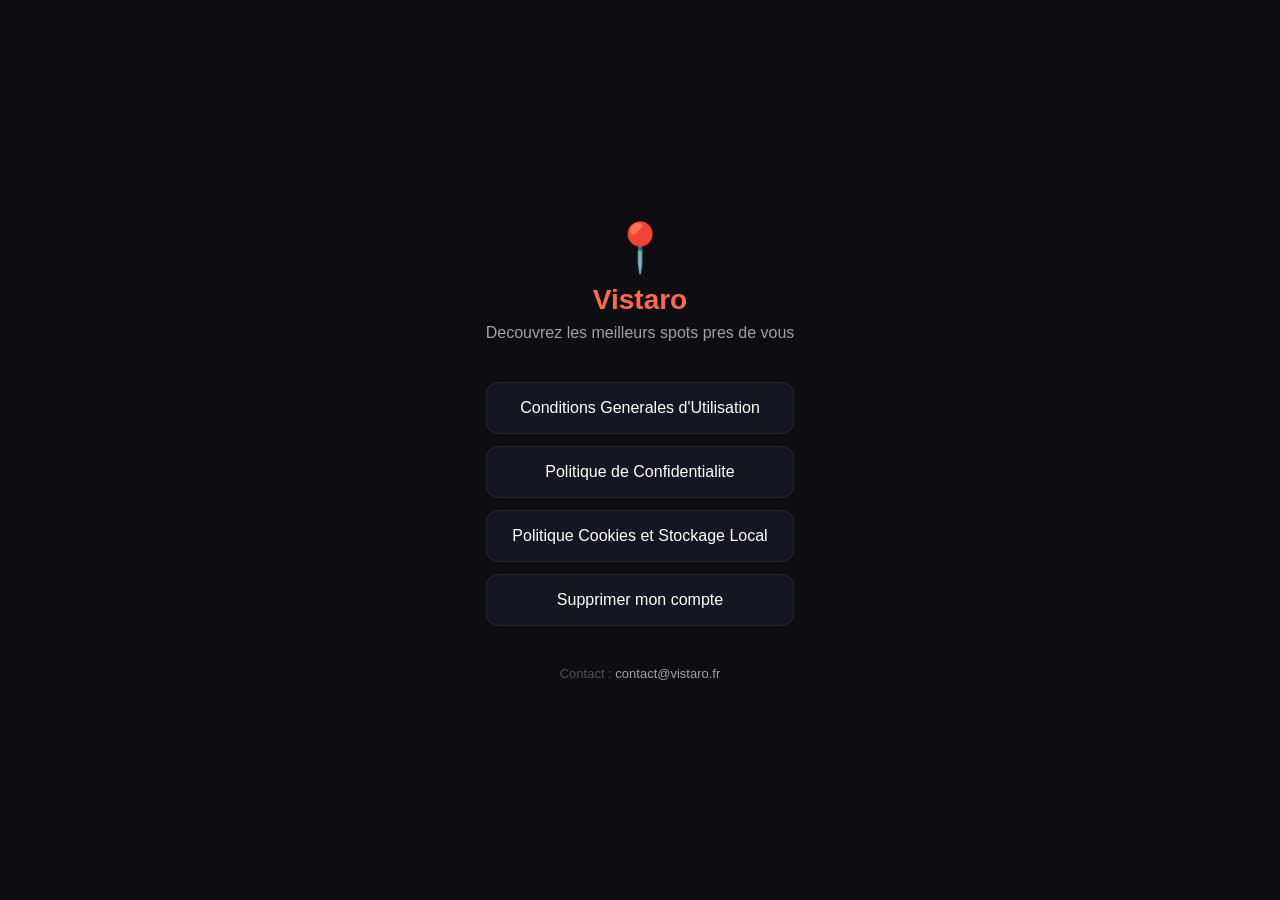
<file: index.html>
<!DOCTYPE html>
<html lang="fr">
<head>
  <meta charset="UTF-8">
  <meta name="viewport" content="width=device-width, initial-scale=1.0">
  <title>Vistaro — Mentions legales</title>
  <style>
    * { margin: 0; padding: 0; box-sizing: border-box; }
    body {
      font-family: -apple-system, BlinkMacSystemFont, 'Segoe UI', Roboto, sans-serif;
      background: #0D0D12;
      color: #FFFFFF;
      min-height: 100vh;
      display: flex;
      align-items: center;
      justify-content: center;
    }
    .container {
      max-width: 480px;
      padding: 40px 24px;
      text-align: center;
    }
    .logo {
      font-size: 48px;
      margin-bottom: 8px;
    }
    h1 {
      font-size: 28px;
      font-weight: 700;
      margin-bottom: 8px;
      color: #FF6B4A;
    }
    .tagline {
      color: #A1A1AA;
      font-size: 16px;
      margin-bottom: 40px;
    }
    .links {
      display: flex;
      flex-direction: column;
      gap: 12px;
    }
    a {
      display: block;
      padding: 16px 24px;
      background: #161620;
      border: 1px solid #27272F;
      border-radius: 12px;
      color: #FFFFFF;
      text-decoration: none;
      font-size: 16px;
      font-weight: 500;
      transition: border-color 0.2s, background 0.2s;
    }
    a:hover {
      border-color: #FF6B4A;
      background: #1C1C28;
    }
    .footer {
      margin-top: 40px;
      color: #52525B;
      font-size: 13px;
    }
    .footer a {
      display: inline;
      background: none;
      border: none;
      padding: 0;
      color: #A1A1AA;
      font-size: 13px;
    }
  </style>
</head>
<body>
  <div class="container">
    <div class="logo">📍</div>
    <h1>Vistaro</h1>
    <p class="tagline">Decouvrez les meilleurs spots pres de vous</p>
    <div class="links">
      <a href="cgu.html">Conditions Generales d'Utilisation</a>
      <a href="privacy.html">Politique de Confidentialite</a>
      <a href="cookies.html">Politique Cookies et Stockage Local</a>
      <a href="delete-account.html">Supprimer mon compte</a>
    </div>
    <div class="footer">
      <p>Contact : <a href="mailto:contact@vistaro.fr">contact@vistaro.fr</a></p>
    </div>
  </div>
</body>
</html>
</file>
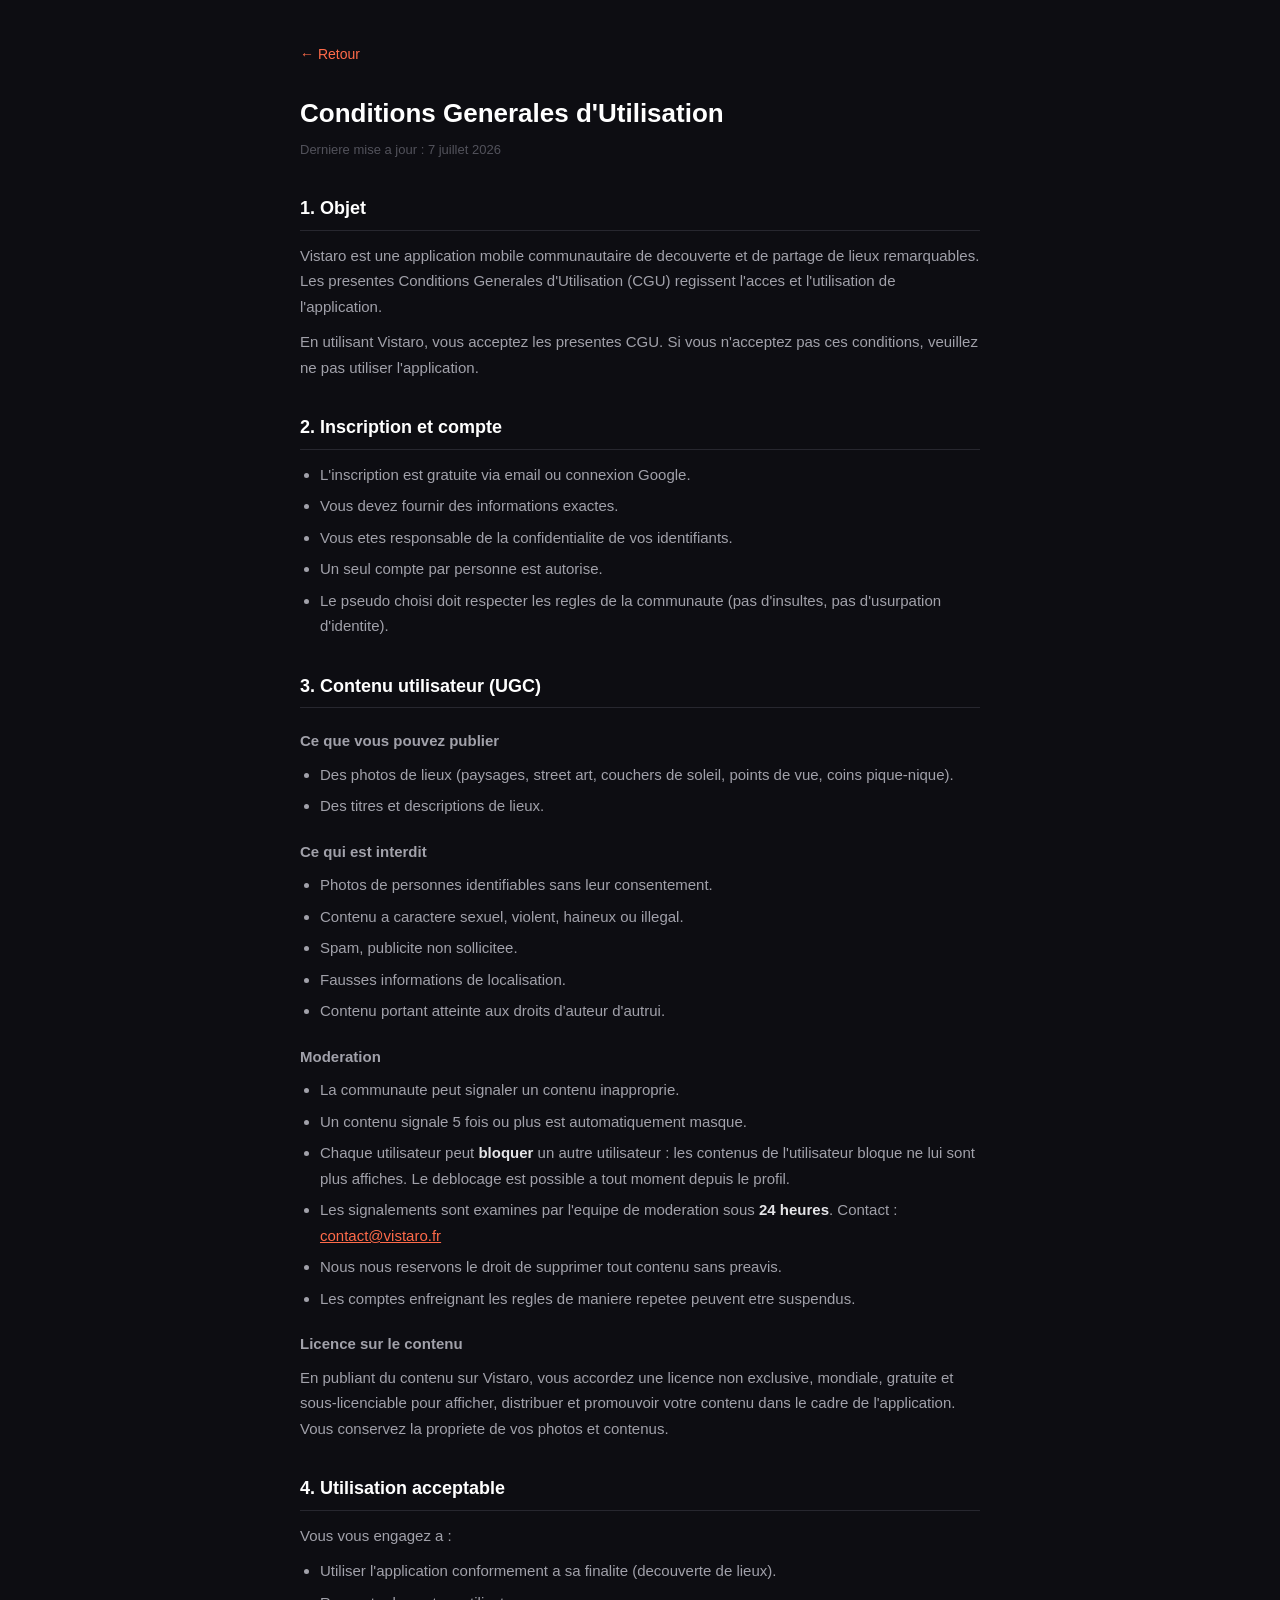
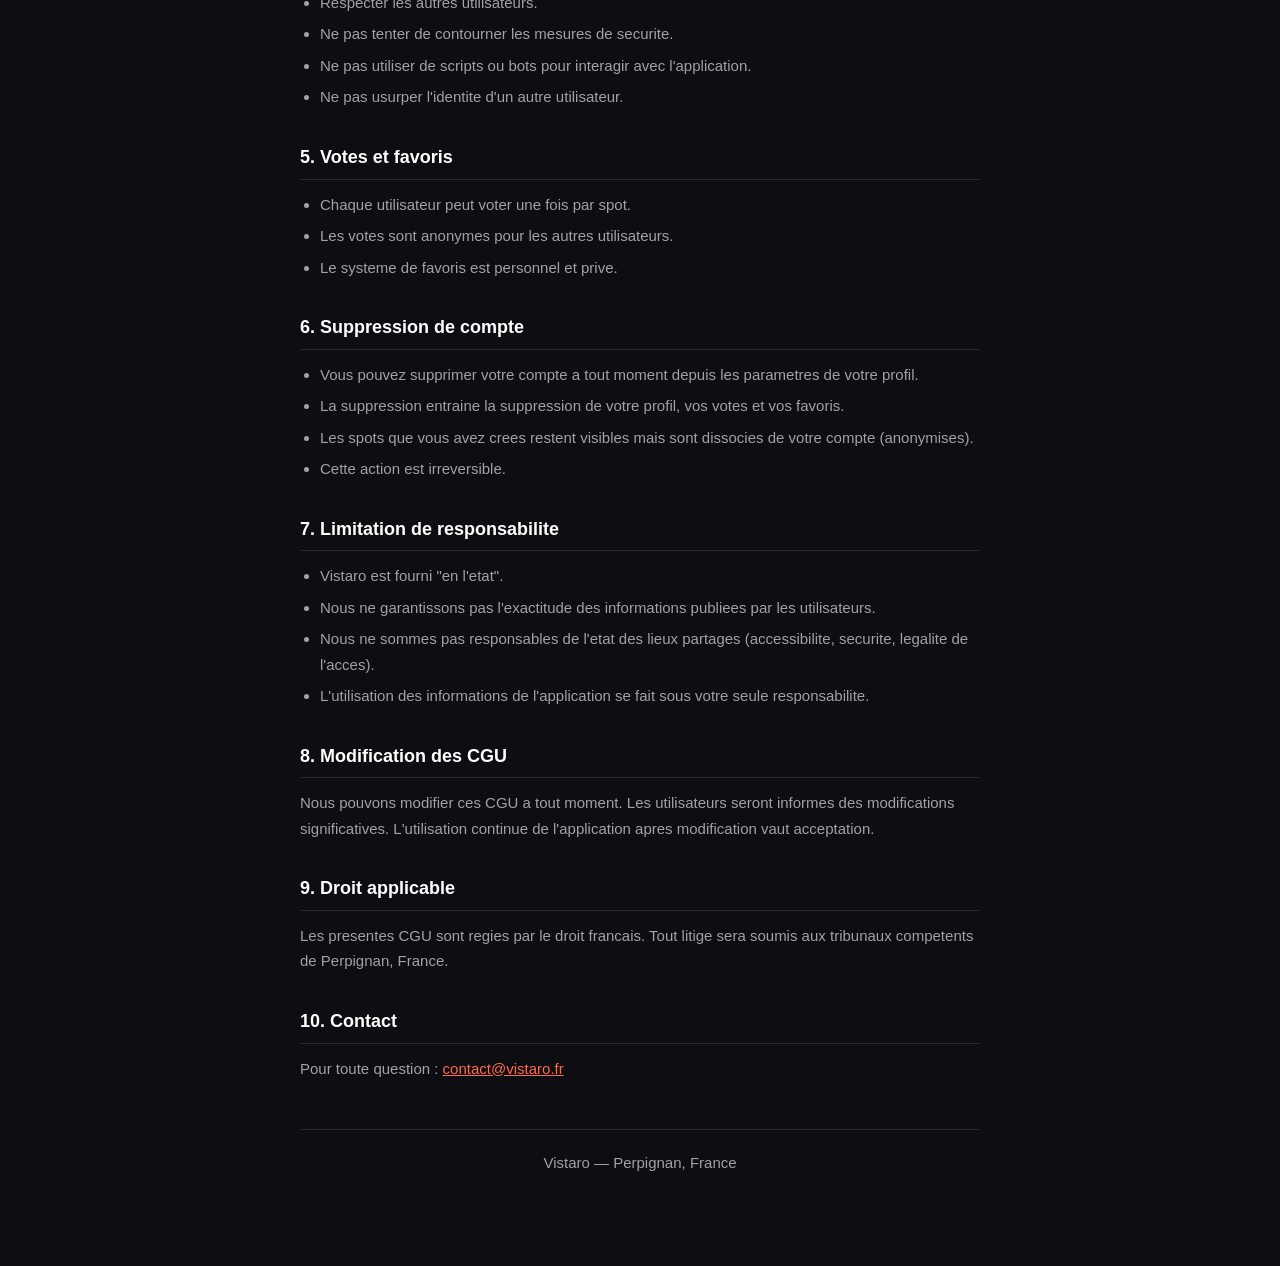
<file: cgu.html>
<!DOCTYPE html>
<html lang="fr">
<head>
  <meta charset="UTF-8">
  <meta name="viewport" content="width=device-width, initial-scale=1.0">
  <title>CGU — Vistaro</title>
  <link rel="stylesheet" href="style.css">
</head>
<body>
  <div class="container">
    <a href="index.html" class="back">← Retour</a>
    <h1>Conditions Generales d'Utilisation</h1>
    <p class="date">Derniere mise a jour : 7 juillet 2026</p>

    <h2>1. Objet</h2>
    <p>Vistaro est une application mobile communautaire de decouverte et de partage de lieux remarquables. Les presentes Conditions Generales d'Utilisation (CGU) regissent l'acces et l'utilisation de l'application.</p>
    <p>En utilisant Vistaro, vous acceptez les presentes CGU. Si vous n'acceptez pas ces conditions, veuillez ne pas utiliser l'application.</p>

    <h2>2. Inscription et compte</h2>
    <ul>
      <li>L'inscription est gratuite via email ou connexion Google.</li>
      <li>Vous devez fournir des informations exactes.</li>
      <li>Vous etes responsable de la confidentialite de vos identifiants.</li>
      <li>Un seul compte par personne est autorise.</li>
      <li>Le pseudo choisi doit respecter les regles de la communaute (pas d'insultes, pas d'usurpation d'identite).</li>
    </ul>

    <h2>3. Contenu utilisateur (UGC)</h2>
    <h3>Ce que vous pouvez publier</h3>
    <ul>
      <li>Des photos de lieux (paysages, street art, couchers de soleil, points de vue, coins pique-nique).</li>
      <li>Des titres et descriptions de lieux.</li>
    </ul>
    <h3>Ce qui est interdit</h3>
    <ul>
      <li>Photos de personnes identifiables sans leur consentement.</li>
      <li>Contenu a caractere sexuel, violent, haineux ou illegal.</li>
      <li>Spam, publicite non sollicitee.</li>
      <li>Fausses informations de localisation.</li>
      <li>Contenu portant atteinte aux droits d'auteur d'autrui.</li>
    </ul>
    <h3>Moderation</h3>
    <ul>
      <li>La communaute peut signaler un contenu inapproprie.</li>
      <li>Un contenu signale 5 fois ou plus est automatiquement masque.</li>
      <li>Chaque utilisateur peut <strong>bloquer</strong> un autre utilisateur : les contenus de l'utilisateur bloque ne lui sont plus affiches. Le deblocage est possible a tout moment depuis le profil.</li>
      <li>Les signalements sont examines par l'equipe de moderation sous <strong>24 heures</strong>. Contact : <a href="mailto:contact@vistaro.fr">contact@vistaro.fr</a></li>
      <li>Nous nous reservons le droit de supprimer tout contenu sans preavis.</li>
      <li>Les comptes enfreignant les regles de maniere repetee peuvent etre suspendus.</li>
    </ul>
    <h3>Licence sur le contenu</h3>
    <p>En publiant du contenu sur Vistaro, vous accordez une licence non exclusive, mondiale, gratuite et sous-licenciable pour afficher, distribuer et promouvoir votre contenu dans le cadre de l'application. Vous conservez la propriete de vos photos et contenus.</p>

    <h2>4. Utilisation acceptable</h2>
    <p>Vous vous engagez a :</p>
    <ul>
      <li>Utiliser l'application conformement a sa finalite (decouverte de lieux).</li>
      <li>Respecter les autres utilisateurs.</li>
      <li>Ne pas tenter de contourner les mesures de securite.</li>
      <li>Ne pas utiliser de scripts ou bots pour interagir avec l'application.</li>
      <li>Ne pas usurper l'identite d'un autre utilisateur.</li>
    </ul>

    <h2>5. Votes et favoris</h2>
    <ul>
      <li>Chaque utilisateur peut voter une fois par spot.</li>
      <li>Les votes sont anonymes pour les autres utilisateurs.</li>
      <li>Le systeme de favoris est personnel et prive.</li>
    </ul>

    <h2>6. Suppression de compte</h2>
    <ul>
      <li>Vous pouvez supprimer votre compte a tout moment depuis les parametres de votre profil.</li>
      <li>La suppression entraine la suppression de votre profil, vos votes et vos favoris.</li>
      <li>Les spots que vous avez crees restent visibles mais sont dissocies de votre compte (anonymises).</li>
      <li>Cette action est irreversible.</li>
    </ul>

    <h2>7. Limitation de responsabilite</h2>
    <ul>
      <li>Vistaro est fourni "en l'etat".</li>
      <li>Nous ne garantissons pas l'exactitude des informations publiees par les utilisateurs.</li>
      <li>Nous ne sommes pas responsables de l'etat des lieux partages (accessibilite, securite, legalite de l'acces).</li>
      <li>L'utilisation des informations de l'application se fait sous votre seule responsabilite.</li>
    </ul>

    <h2>8. Modification des CGU</h2>
    <p>Nous pouvons modifier ces CGU a tout moment. Les utilisateurs seront informes des modifications significatives. L'utilisation continue de l'application apres modification vaut acceptation.</p>

    <h2>9. Droit applicable</h2>
    <p>Les presentes CGU sont regies par le droit francais. Tout litige sera soumis aux tribunaux competents de Perpignan, France.</p>

    <h2>10. Contact</h2>
    <p>Pour toute question : <a href="mailto:contact@vistaro.fr">contact@vistaro.fr</a></p>

    <div class="footer">
      <p>Vistaro — Perpignan, France</p>
    </div>
  </div>
</body>
</html>
</file>
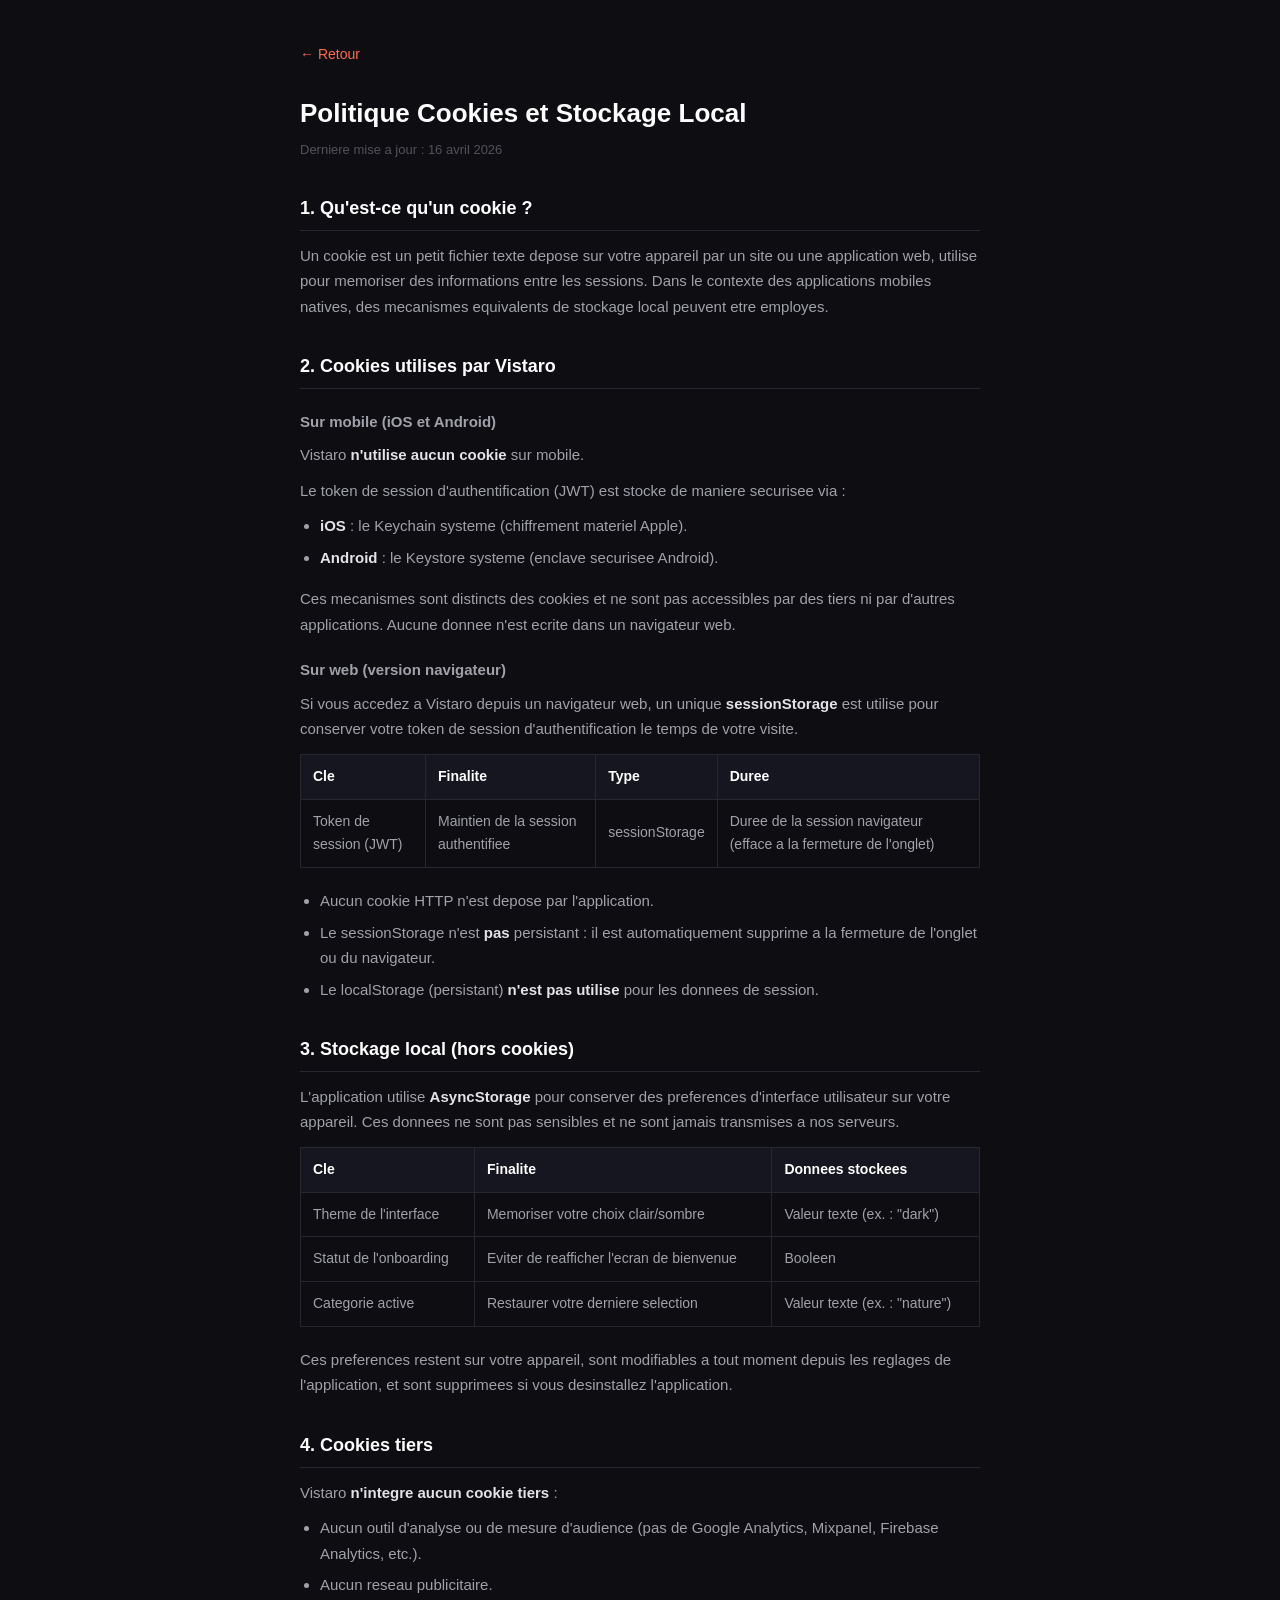
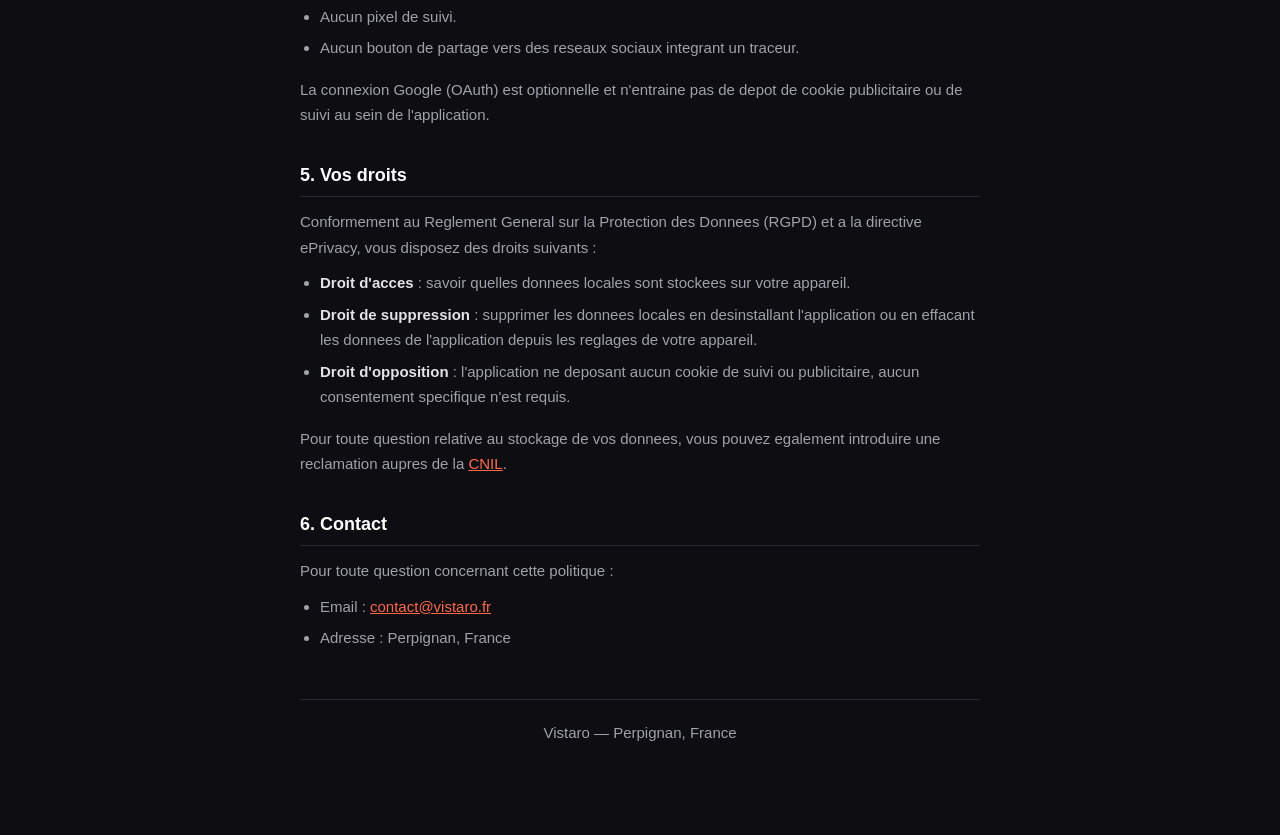
<file: cookies.html>
<!DOCTYPE html>
<html lang="fr">
<head>
  <meta charset="UTF-8">
  <meta name="viewport" content="width=device-width, initial-scale=1.0">
  <title>Politique Cookies — Vistaro</title>
  <link rel="stylesheet" href="style.css">
</head>
<body>
  <div class="container">
    <a href="index.html" class="back">← Retour</a>
    <h1>Politique Cookies et Stockage Local</h1>
    <p class="date">Derniere mise a jour : 16 avril 2026</p>

    <h2>1. Qu'est-ce qu'un cookie ?</h2>
    <p>Un cookie est un petit fichier texte depose sur votre appareil par un site ou une application web, utilise pour memoriser des informations entre les sessions. Dans le contexte des applications mobiles natives, des mecanismes equivalents de stockage local peuvent etre employes.</p>

    <h2>2. Cookies utilises par Vistaro</h2>
    <h3>Sur mobile (iOS et Android)</h3>
    <p>Vistaro <strong>n'utilise aucun cookie</strong> sur mobile.</p>
    <p>Le token de session d'authentification (JWT) est stocke de maniere securisee via :</p>
    <ul>
      <li><strong>iOS</strong> : le Keychain systeme (chiffrement materiel Apple).</li>
      <li><strong>Android</strong> : le Keystore systeme (enclave securisee Android).</li>
    </ul>
    <p>Ces mecanismes sont distincts des cookies et ne sont pas accessibles par des tiers ni par d'autres applications. Aucune donnee n'est ecrite dans un navigateur web.</p>

    <h3>Sur web (version navigateur)</h3>
    <p>Si vous accedez a Vistaro depuis un navigateur web, un unique <strong>sessionStorage</strong> est utilise pour conserver votre token de session d'authentification le temps de votre visite.</p>
    <table>
      <tr><th>Cle</th><th>Finalite</th><th>Type</th><th>Duree</th></tr>
      <tr><td>Token de session (JWT)</td><td>Maintien de la session authentifiee</td><td>sessionStorage</td><td>Duree de la session navigateur (efface a la fermeture de l'onglet)</td></tr>
    </table>
    <ul>
      <li>Aucun cookie HTTP n'est depose par l'application.</li>
      <li>Le sessionStorage n'est <strong>pas</strong> persistant : il est automatiquement supprime a la fermeture de l'onglet ou du navigateur.</li>
      <li>Le localStorage (persistant) <strong>n'est pas utilise</strong> pour les donnees de session.</li>
    </ul>

    <h2>3. Stockage local (hors cookies)</h2>
    <p>L'application utilise <strong>AsyncStorage</strong> pour conserver des preferences d'interface utilisateur sur votre appareil. Ces donnees ne sont pas sensibles et ne sont jamais transmises a nos serveurs.</p>
    <table>
      <tr><th>Cle</th><th>Finalite</th><th>Donnees stockees</th></tr>
      <tr><td>Theme de l'interface</td><td>Memoriser votre choix clair/sombre</td><td>Valeur texte (ex. : "dark")</td></tr>
      <tr><td>Statut de l'onboarding</td><td>Eviter de reafficher l'ecran de bienvenue</td><td>Booleen</td></tr>
      <tr><td>Categorie active</td><td>Restaurer votre derniere selection</td><td>Valeur texte (ex. : "nature")</td></tr>
    </table>
    <p>Ces preferences restent sur votre appareil, sont modifiables a tout moment depuis les reglages de l'application, et sont supprimees si vous desinstallez l'application.</p>

    <h2>4. Cookies tiers</h2>
    <p>Vistaro <strong>n'integre aucun cookie tiers</strong> :</p>
    <ul>
      <li>Aucun outil d'analyse ou de mesure d'audience (pas de Google Analytics, Mixpanel, Firebase Analytics, etc.).</li>
      <li>Aucun reseau publicitaire.</li>
      <li>Aucun pixel de suivi.</li>
      <li>Aucun bouton de partage vers des reseaux sociaux integrant un traceur.</li>
    </ul>
    <p>La connexion Google (OAuth) est optionnelle et n'entraine pas de depot de cookie publicitaire ou de suivi au sein de l'application.</p>

    <h2>5. Vos droits</h2>
    <p>Conformement au Reglement General sur la Protection des Donnees (RGPD) et a la directive ePrivacy, vous disposez des droits suivants :</p>
    <ul>
      <li><strong>Droit d'acces</strong> : savoir quelles donnees locales sont stockees sur votre appareil.</li>
      <li><strong>Droit de suppression</strong> : supprimer les donnees locales en desinstallant l'application ou en effacant les donnees de l'application depuis les reglages de votre appareil.</li>
      <li><strong>Droit d'opposition</strong> : l'application ne deposant aucun cookie de suivi ou publicitaire, aucun consentement specifique n'est requis.</li>
    </ul>
    <p>Pour toute question relative au stockage de vos donnees, vous pouvez egalement introduire une reclamation aupres de la <a href="https://www.cnil.fr" target="_blank">CNIL</a>.</p>

    <h2>6. Contact</h2>
    <p>Pour toute question concernant cette politique :</p>
    <ul>
      <li>Email : <a href="mailto:contact@vistaro.fr">contact@vistaro.fr</a></li>
      <li>Adresse : Perpignan, France</li>
    </ul>

    <div class="footer">
      <p>Vistaro — Perpignan, France</p>
    </div>
  </div>
</body>
</html>
</file>
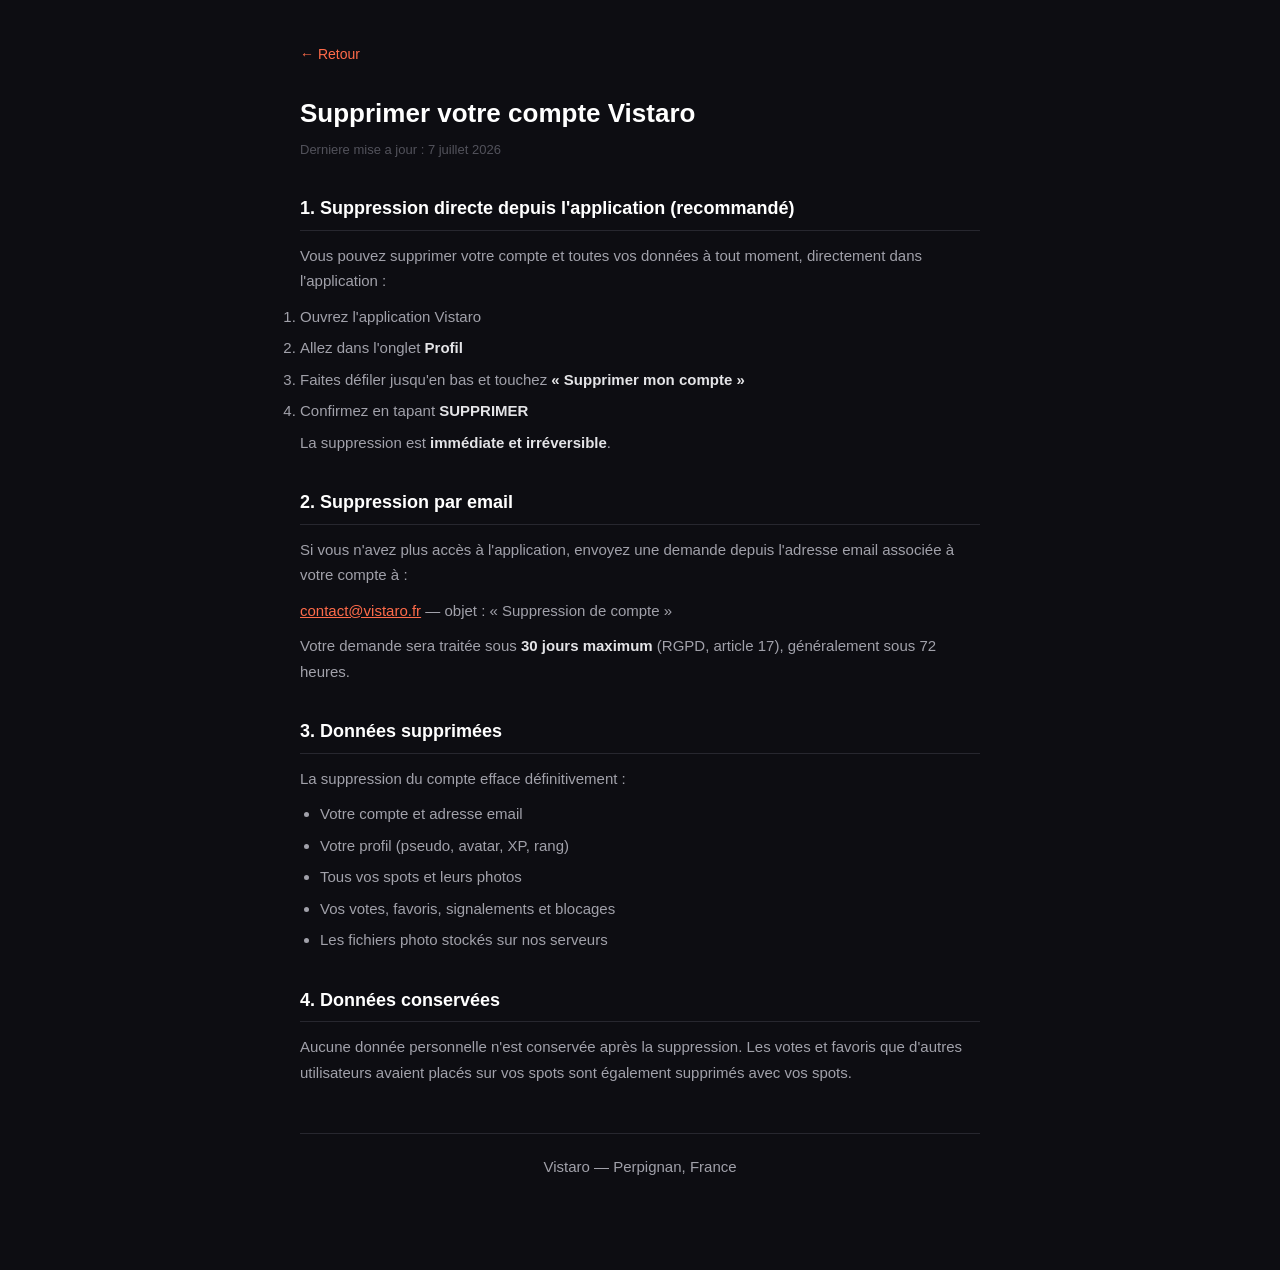
<file: delete-account.html>
<!DOCTYPE html>
<html lang="fr">
<head>
  <meta charset="UTF-8">
  <meta name="viewport" content="width=device-width, initial-scale=1.0">
  <title>Supprimer mon compte — Vistaro</title>
  <link rel="stylesheet" href="style.css">
</head>
<body>
  <div class="container">
    <a href="index.html" class="back">← Retour</a>
    <h1>Supprimer votre compte Vistaro</h1>
    <p class="date">Derniere mise a jour : 7 juillet 2026</p>

    <h2>1. Suppression directe depuis l'application (recommandé)</h2>
    <p>Vous pouvez supprimer votre compte et toutes vos données à tout moment, directement dans l'application :</p>
    <ol>
      <li>Ouvrez l'application Vistaro</li>
      <li>Allez dans l'onglet <strong>Profil</strong></li>
      <li>Faites défiler jusqu'en bas et touchez <strong>« Supprimer mon compte »</strong></li>
      <li>Confirmez en tapant <strong>SUPPRIMER</strong></li>
    </ol>
    <p>La suppression est <strong>immédiate et irréversible</strong>.</p>

    <h2>2. Suppression par email</h2>
    <p>Si vous n'avez plus accès à l'application, envoyez une demande depuis l'adresse email associée à votre compte à :</p>
    <p><a href="mailto:contact@vistaro.fr?subject=Suppression%20de%20compte">contact@vistaro.fr</a> — objet : « Suppression de compte »</p>
    <p>Votre demande sera traitée sous <strong>30 jours maximum</strong> (RGPD, article 17), généralement sous 72 heures.</p>

    <h2>3. Données supprimées</h2>
    <p>La suppression du compte efface définitivement :</p>
    <ul>
      <li>Votre compte et adresse email</li>
      <li>Votre profil (pseudo, avatar, XP, rang)</li>
      <li>Tous vos spots et leurs photos</li>
      <li>Vos votes, favoris, signalements et blocages</li>
      <li>Les fichiers photo stockés sur nos serveurs</li>
    </ul>

    <h2>4. Données conservées</h2>
    <p>Aucune donnée personnelle n'est conservée après la suppression. Les votes et favoris que d'autres utilisateurs avaient placés sur vos spots sont également supprimés avec vos spots.</p>

    <div class="footer">
      <p>Vistaro — Perpignan, France</p>
    </div>
  </div>
</body>
</html>
</file>
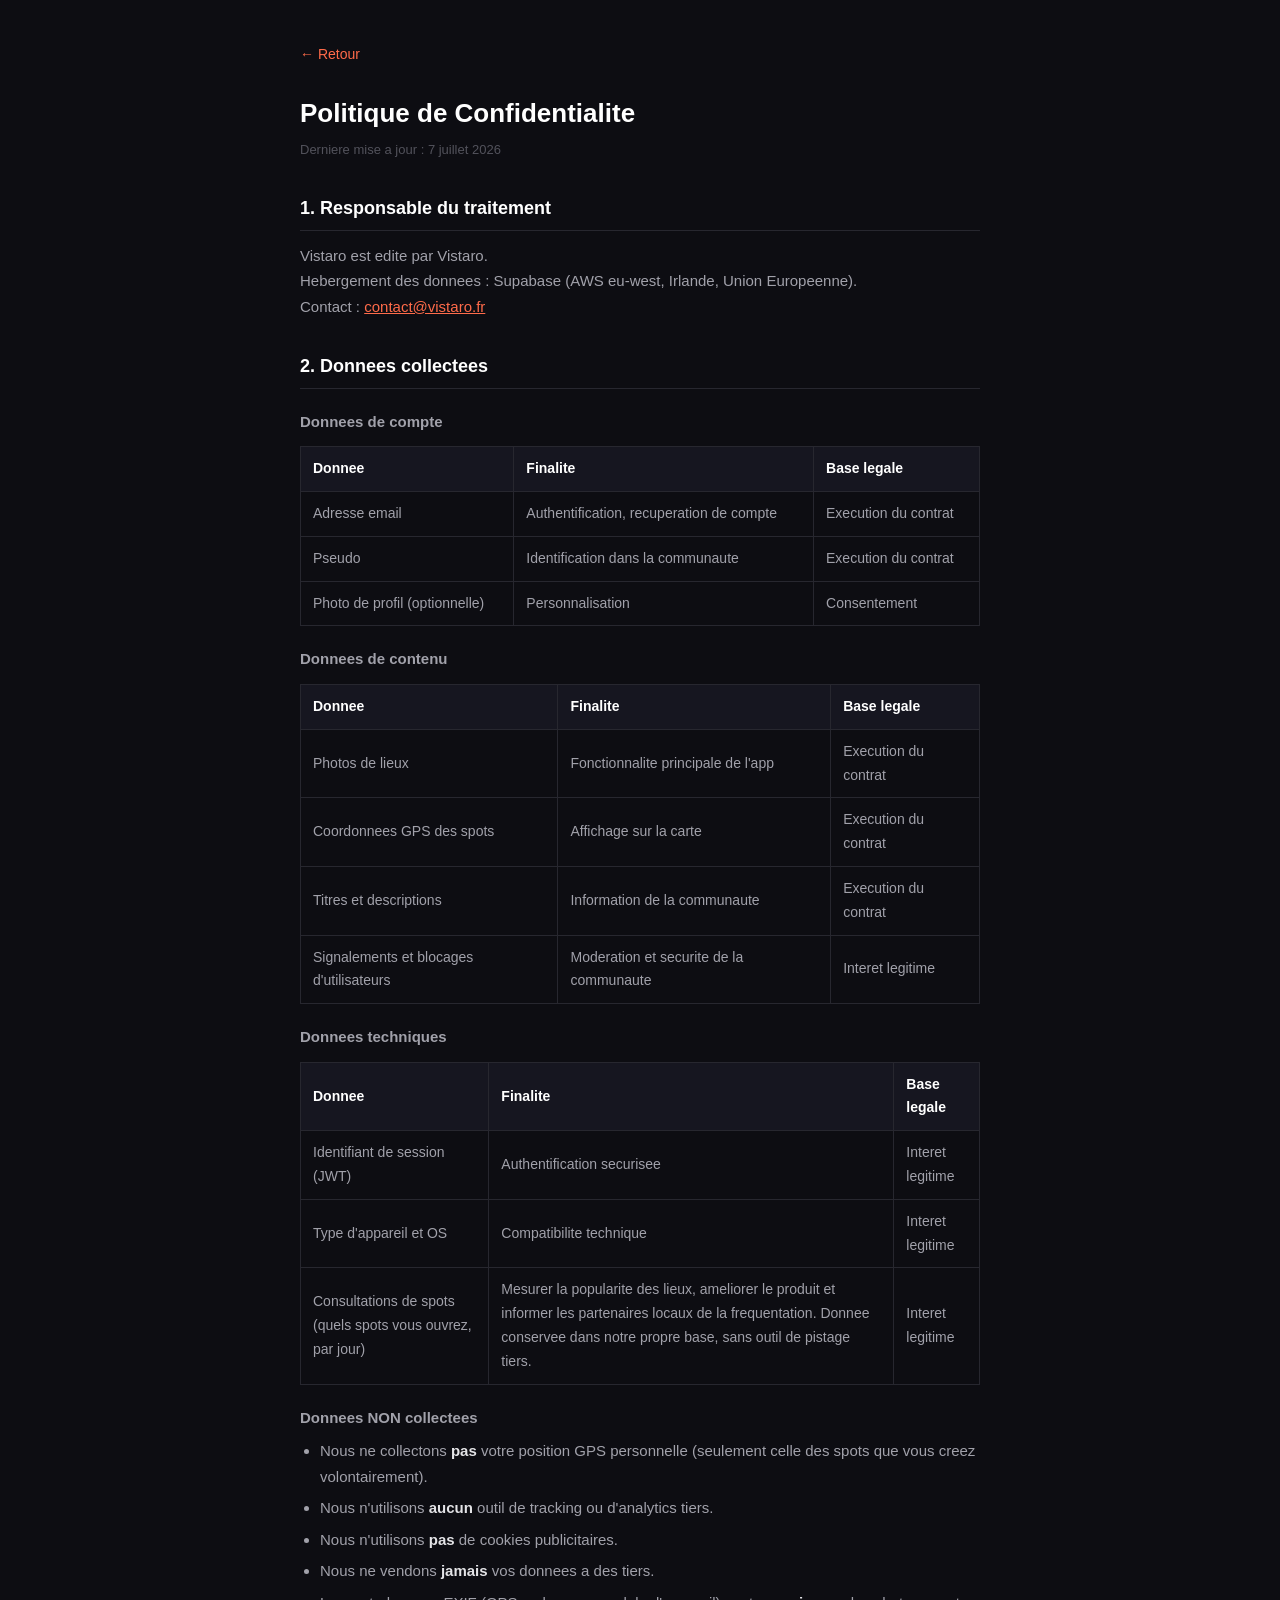
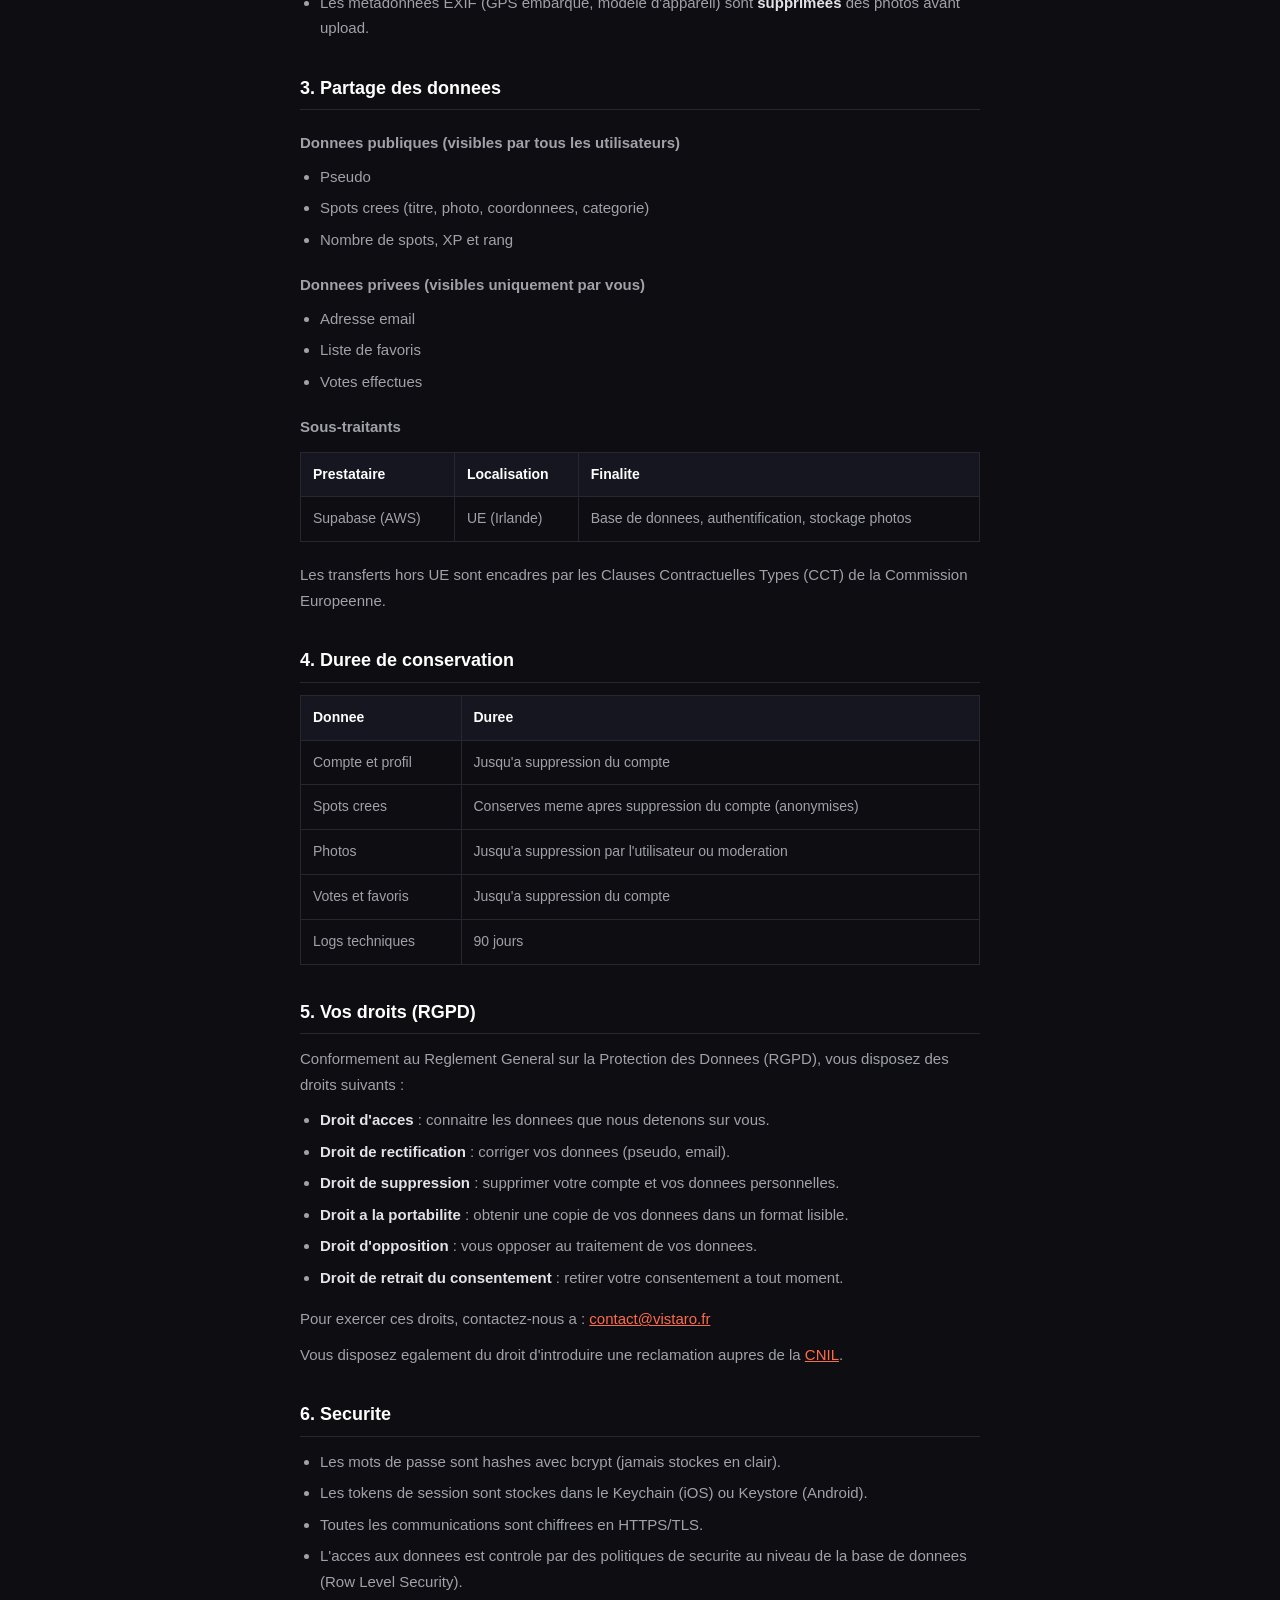
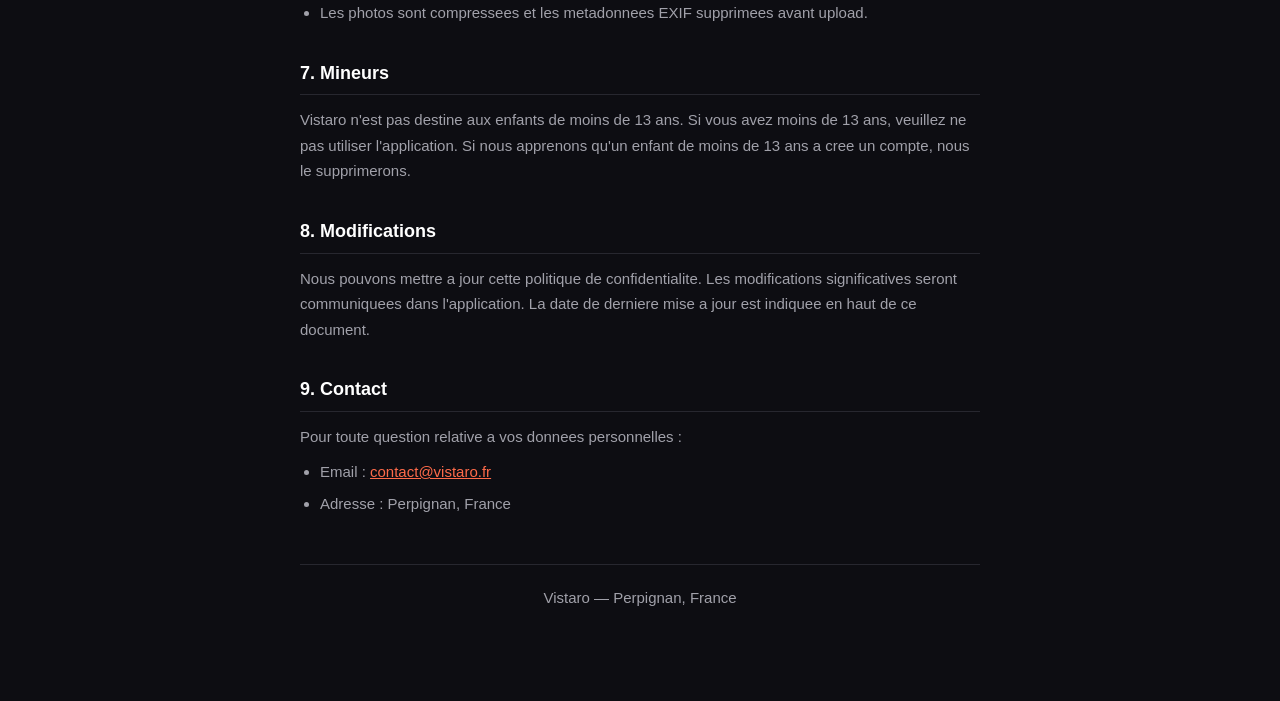
<file: privacy.html>
<!DOCTYPE html>
<html lang="fr">
<head>
  <meta charset="UTF-8">
  <meta name="viewport" content="width=device-width, initial-scale=1.0">
  <title>Politique de Confidentialite — Vistaro</title>
  <link rel="stylesheet" href="style.css">
</head>
<body>
  <div class="container">
    <a href="index.html" class="back">← Retour</a>
    <h1>Politique de Confidentialite</h1>
    <p class="date">Derniere mise a jour : 7 juillet 2026</p>

    <h2>1. Responsable du traitement</h2>
    <p>Vistaro est edite par Vistaro.<br>
    Hebergement des donnees : Supabase (AWS eu-west, Irlande, Union Europeenne).<br>
    Contact : <a href="mailto:contact@vistaro.fr">contact@vistaro.fr</a></p>

    <h2>2. Donnees collectees</h2>
    <h3>Donnees de compte</h3>
    <table>
      <tr><th>Donnee</th><th>Finalite</th><th>Base legale</th></tr>
      <tr><td>Adresse email</td><td>Authentification, recuperation de compte</td><td>Execution du contrat</td></tr>
      <tr><td>Pseudo</td><td>Identification dans la communaute</td><td>Execution du contrat</td></tr>
      <tr><td>Photo de profil (optionnelle)</td><td>Personnalisation</td><td>Consentement</td></tr>
    </table>

    <h3>Donnees de contenu</h3>
    <table>
      <tr><th>Donnee</th><th>Finalite</th><th>Base legale</th></tr>
      <tr><td>Photos de lieux</td><td>Fonctionnalite principale de l'app</td><td>Execution du contrat</td></tr>
      <tr><td>Coordonnees GPS des spots</td><td>Affichage sur la carte</td><td>Execution du contrat</td></tr>
      <tr><td>Titres et descriptions</td><td>Information de la communaute</td><td>Execution du contrat</td></tr>
      <tr><td>Signalements et blocages d'utilisateurs</td><td>Moderation et securite de la communaute</td><td>Interet legitime</td></tr>
    </table>

    <h3>Donnees techniques</h3>
    <table>
      <tr><th>Donnee</th><th>Finalite</th><th>Base legale</th></tr>
      <tr><td>Identifiant de session (JWT)</td><td>Authentification securisee</td><td>Interet legitime</td></tr>
      <tr><td>Type d'appareil et OS</td><td>Compatibilite technique</td><td>Interet legitime</td></tr>
      <tr><td>Consultations de spots (quels spots vous ouvrez, par jour)</td><td>Mesurer la popularite des lieux, ameliorer le produit et informer les partenaires locaux de la frequentation. Donnee conservee dans notre propre base, sans outil de pistage tiers.</td><td>Interet legitime</td></tr>
    </table>

    <h3>Donnees NON collectees</h3>
    <ul>
      <li>Nous ne collectons <strong>pas</strong> votre position GPS personnelle (seulement celle des spots que vous creez volontairement).</li>
      <li>Nous n'utilisons <strong>aucun</strong> outil de tracking ou d'analytics tiers.</li>
      <li>Nous n'utilisons <strong>pas</strong> de cookies publicitaires.</li>
      <li>Nous ne vendons <strong>jamais</strong> vos donnees a des tiers.</li>
      <li>Les metadonnees EXIF (GPS embarque, modele d'appareil) sont <strong>supprimees</strong> des photos avant upload.</li>
    </ul>

    <h2>3. Partage des donnees</h2>
    <h3>Donnees publiques (visibles par tous les utilisateurs)</h3>
    <ul>
      <li>Pseudo</li>
      <li>Spots crees (titre, photo, coordonnees, categorie)</li>
      <li>Nombre de spots, XP et rang</li>
    </ul>
    <h3>Donnees privees (visibles uniquement par vous)</h3>
    <ul>
      <li>Adresse email</li>
      <li>Liste de favoris</li>
      <li>Votes effectues</li>
    </ul>
    <h3>Sous-traitants</h3>
    <table>
      <tr><th>Prestataire</th><th>Localisation</th><th>Finalite</th></tr>
      <tr><td>Supabase (AWS)</td><td>UE (Irlande)</td><td>Base de donnees, authentification, stockage photos</td></tr>
      <!-- Connexions tierces (Google/Apple) : non proposees actuellement.
           Reactiver ces lignes si elles sont reintroduites. -->
    </table>
    <p>Les transferts hors UE sont encadres par les Clauses Contractuelles Types (CCT) de la Commission Europeenne.</p>

    <h2>4. Duree de conservation</h2>
    <table>
      <tr><th>Donnee</th><th>Duree</th></tr>
      <tr><td>Compte et profil</td><td>Jusqu'a suppression du compte</td></tr>
      <tr><td>Spots crees</td><td>Conserves meme apres suppression du compte (anonymises)</td></tr>
      <tr><td>Photos</td><td>Jusqu'a suppression par l'utilisateur ou moderation</td></tr>
      <tr><td>Votes et favoris</td><td>Jusqu'a suppression du compte</td></tr>
      <tr><td>Logs techniques</td><td>90 jours</td></tr>
    </table>

    <h2>5. Vos droits (RGPD)</h2>
    <p>Conformement au Reglement General sur la Protection des Donnees (RGPD), vous disposez des droits suivants :</p>
    <ul>
      <li><strong>Droit d'acces</strong> : connaitre les donnees que nous detenons sur vous.</li>
      <li><strong>Droit de rectification</strong> : corriger vos donnees (pseudo, email).</li>
      <li><strong>Droit de suppression</strong> : supprimer votre compte et vos donnees personnelles.</li>
      <li><strong>Droit a la portabilite</strong> : obtenir une copie de vos donnees dans un format lisible.</li>
      <li><strong>Droit d'opposition</strong> : vous opposer au traitement de vos donnees.</li>
      <li><strong>Droit de retrait du consentement</strong> : retirer votre consentement a tout moment.</li>
    </ul>
    <p>Pour exercer ces droits, contactez-nous a : <a href="mailto:contact@vistaro.fr">contact@vistaro.fr</a></p>
    <p>Vous disposez egalement du droit d'introduire une reclamation aupres de la <a href="https://www.cnil.fr" target="_blank">CNIL</a>.</p>

    <h2>6. Securite</h2>
    <ul>
      <li>Les mots de passe sont hashes avec bcrypt (jamais stockes en clair).</li>
      <li>Les tokens de session sont stockes dans le Keychain (iOS) ou Keystore (Android).</li>
      <li>Toutes les communications sont chiffrees en HTTPS/TLS.</li>
      <li>L'acces aux donnees est controle par des politiques de securite au niveau de la base de donnees (Row Level Security).</li>
      <li>Les photos sont compressees et les metadonnees EXIF supprimees avant upload.</li>
    </ul>

    <h2>7. Mineurs</h2>
    <p>Vistaro n'est pas destine aux enfants de moins de 13 ans. Si vous avez moins de 13 ans, veuillez ne pas utiliser l'application. Si nous apprenons qu'un enfant de moins de 13 ans a cree un compte, nous le supprimerons.</p>

    <h2>8. Modifications</h2>
    <p>Nous pouvons mettre a jour cette politique de confidentialite. Les modifications significatives seront communiquees dans l'application. La date de derniere mise a jour est indiquee en haut de ce document.</p>

    <h2>9. Contact</h2>
    <p>Pour toute question relative a vos donnees personnelles :</p>
    <ul>
      <li>Email : <a href="mailto:contact@vistaro.fr">contact@vistaro.fr</a></li>
      <li>Adresse : Perpignan, France</li>
    </ul>

    <div class="footer">
      <p>Vistaro — Perpignan, France</p>
    </div>
  </div>
</body>
</html>
</file>
<file: style.css>
* { margin: 0; padding: 0; box-sizing: border-box; }
body {
  font-family: -apple-system, BlinkMacSystemFont, 'Segoe UI', Roboto, sans-serif;
  background: #0D0D12;
  color: #E4E4E7;
  line-height: 1.7;
  padding: 0 16px;
}
.container {
  max-width: 680px;
  margin: 0 auto;
  padding: 40px 0 80px;
}
.back {
  display: inline-block;
  color: #FF6B4A;
  text-decoration: none;
  font-size: 14px;
  margin-bottom: 24px;
}
.back:hover { text-decoration: underline; }
h1 {
  font-size: 26px;
  font-weight: 700;
  color: #FFFFFF;
  margin-bottom: 4px;
}
.date {
  color: #52525B;
  font-size: 13px;
  margin-bottom: 32px;
}
h2 {
  font-size: 18px;
  font-weight: 600;
  color: #FFFFFF;
  margin-top: 32px;
  margin-bottom: 12px;
  padding-bottom: 6px;
  border-bottom: 1px solid #27272F;
}
h3 {
  font-size: 15px;
  font-weight: 600;
  color: #A1A1AA;
  margin-top: 20px;
  margin-bottom: 8px;
}
p, li {
  font-size: 15px;
  color: #A1A1AA;
  margin-bottom: 10px;
}
ul {
  padding-left: 20px;
  margin-bottom: 16px;
}
li { margin-bottom: 6px; }
strong { color: #E4E4E7; }
a { color: #FF6B4A; }
table {
  width: 100%;
  border-collapse: collapse;
  margin: 12px 0 20px;
  font-size: 14px;
}
th {
  text-align: left;
  color: #FFFFFF;
  font-weight: 600;
  padding: 10px 12px;
  background: #161620;
  border: 1px solid #27272F;
}
td {
  padding: 10px 12px;
  border: 1px solid #27272F;
  color: #A1A1AA;
}
.footer {
  margin-top: 48px;
  padding-top: 20px;
  border-top: 1px solid #27272F;
  color: #52525B;
  font-size: 13px;
  text-align: center;
}
</file>
